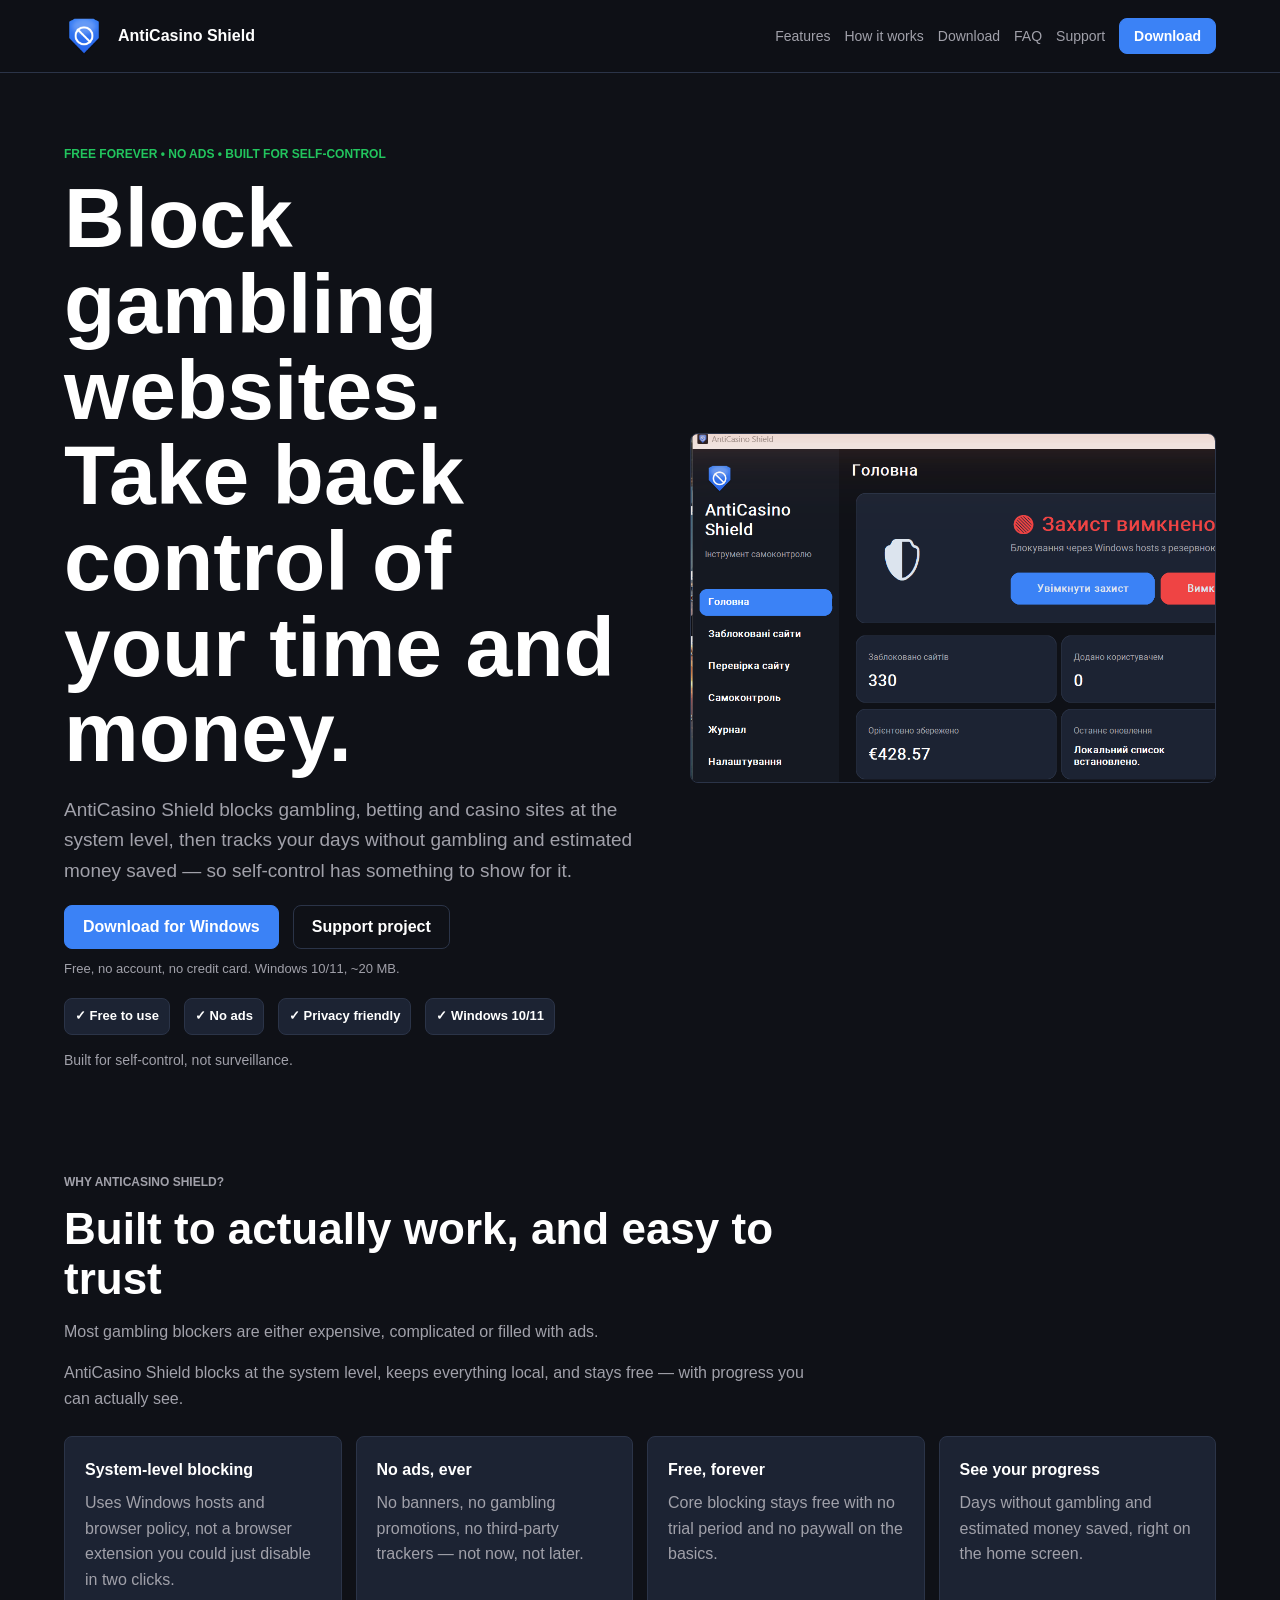
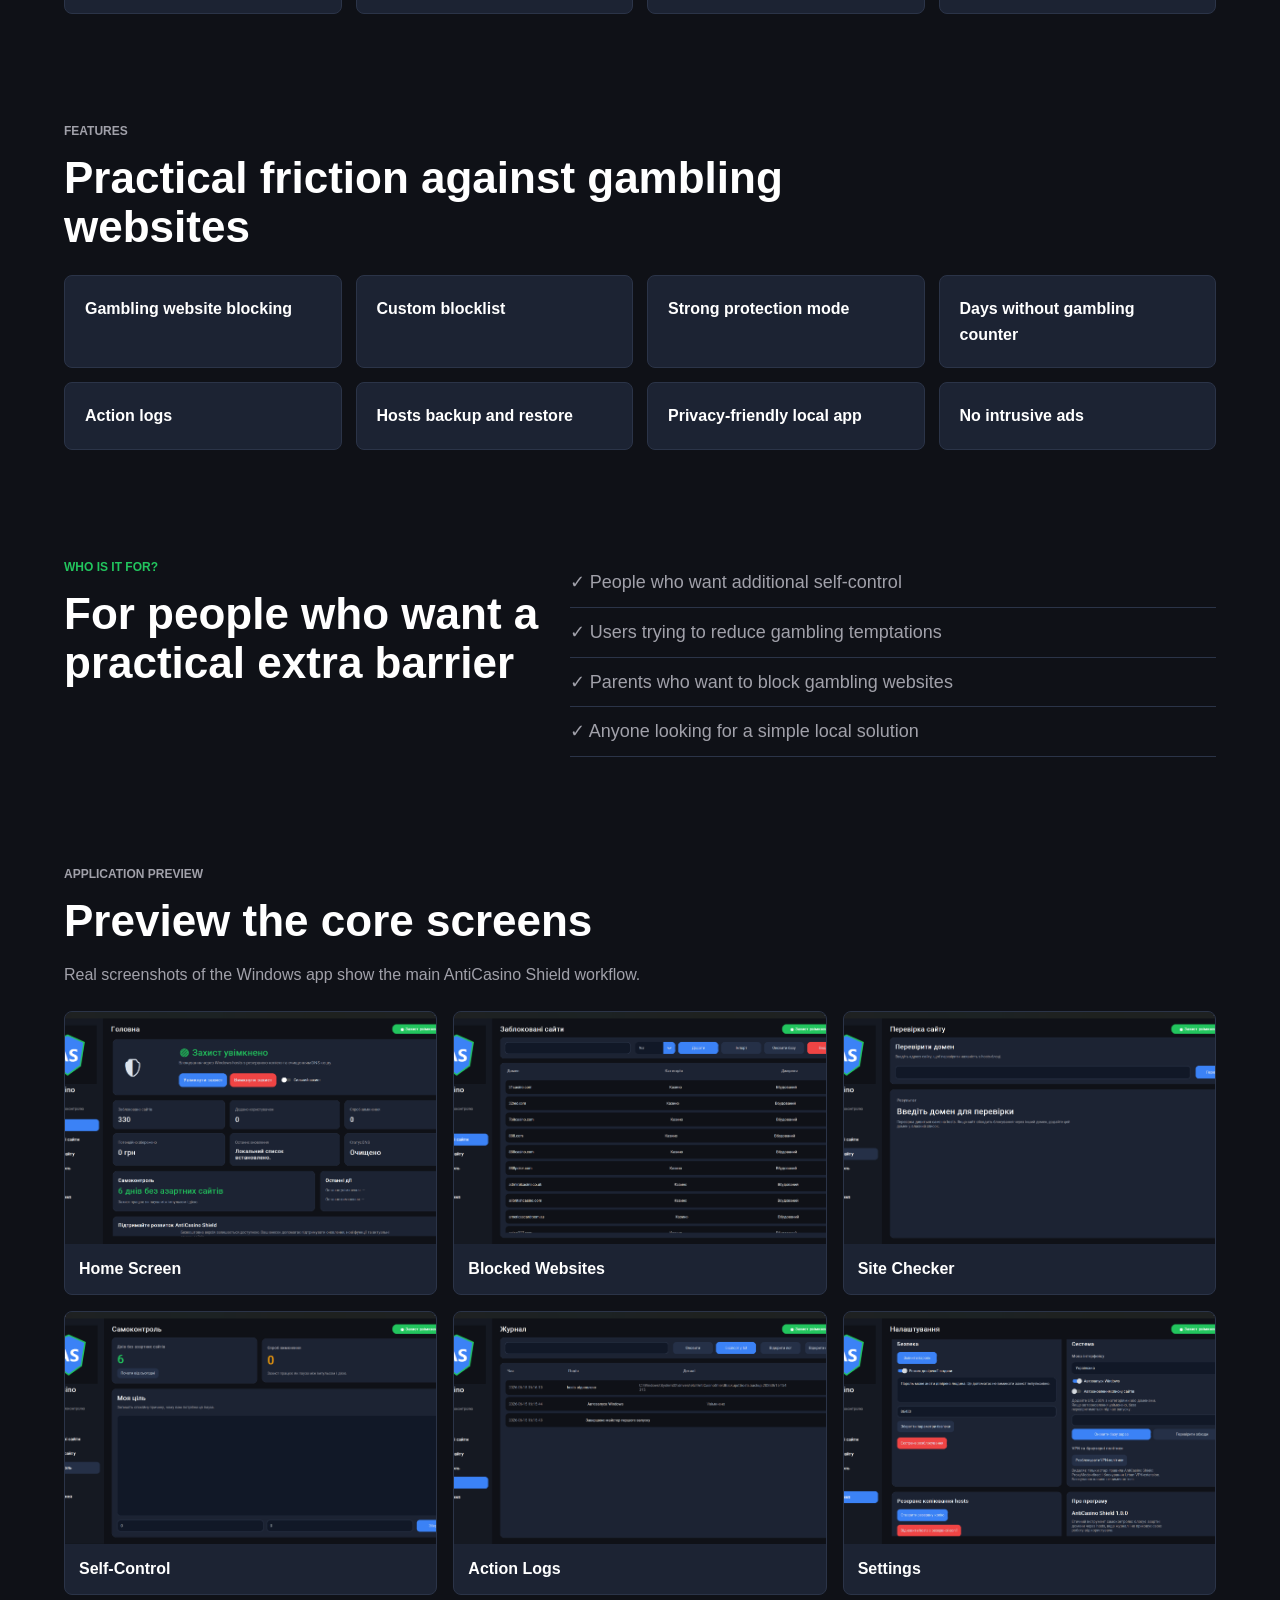
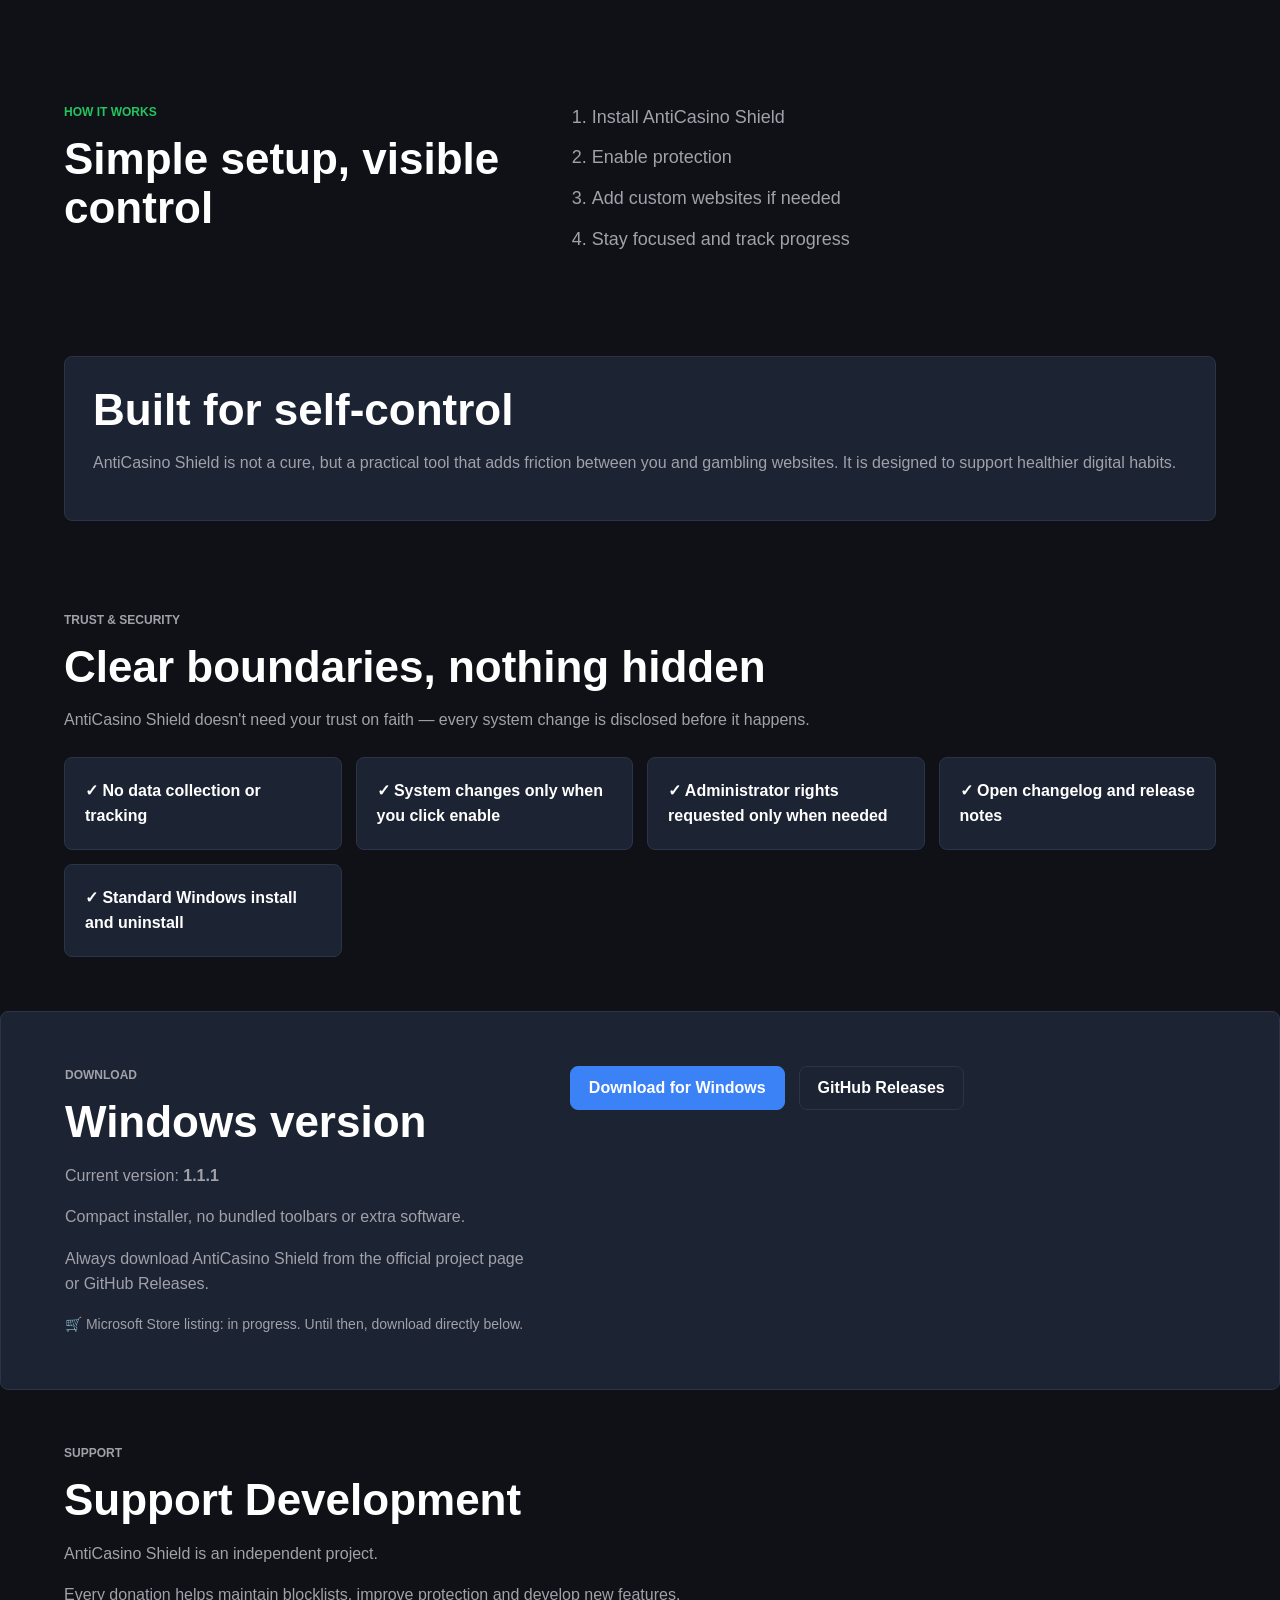
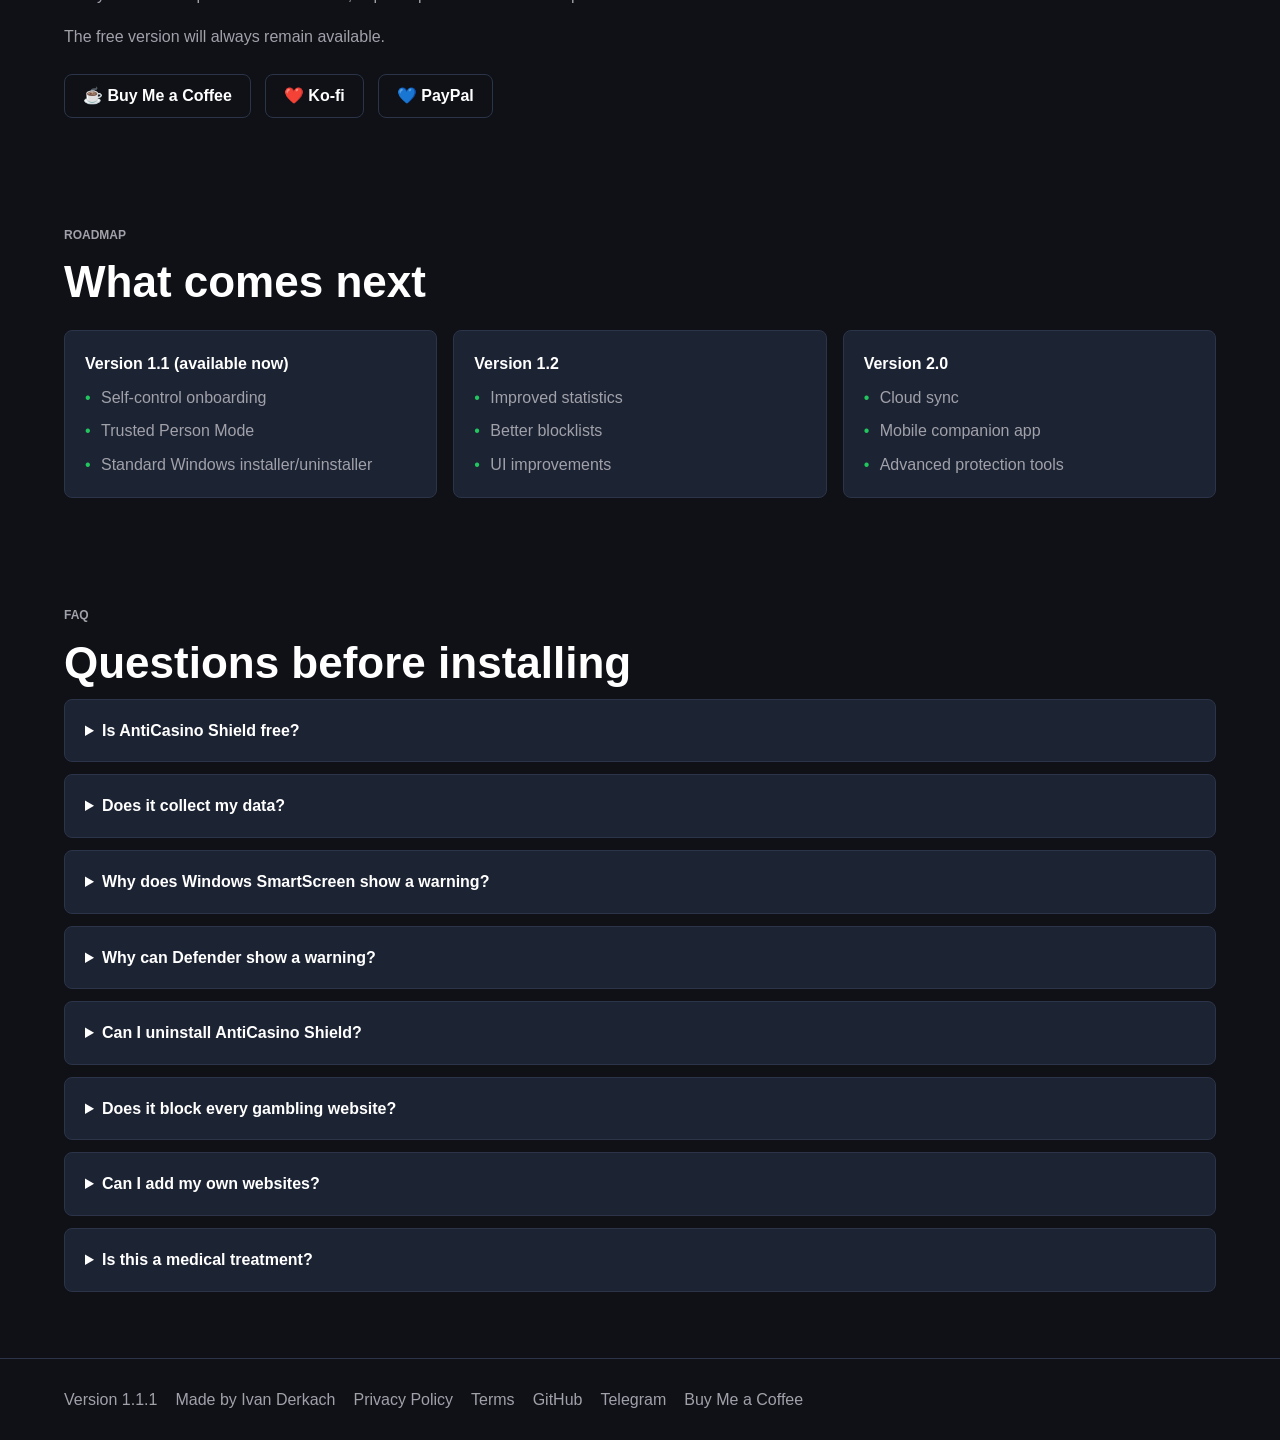
<file: landing/index.html>
<!DOCTYPE html>
<html lang="en">
<head>
  <meta charset="utf-8">
  <meta name="viewport" content="width=device-width, initial-scale=1">
  <title>AntiCasino Shield — Block Gambling Websites on Windows</title>
  <meta name="description" content="Free Windows app that blocks gambling, casino and betting websites, tracks days without gambling and estimated savings, and never runs ads or hidden tracking. No account needed.">
  <meta name="theme-color" content="#0F1117">
  <link rel="canonical" href="https://anticasinoshield.com/">
  <meta property="og:title" content="AntiCasino Shield — Block Gambling Websites on Windows">
  <meta property="og:description" content="A free Windows self-control app for blocking gambling, betting and casino websites. No ads, privacy friendly, built for self-control.">
  <meta property="og:image" content="https://anticasinoshield.com/assets/banner.png">
  <meta property="og:type" content="website">
  <meta property="og:url" content="https://anticasinoshield.com/">
  <meta name="twitter:card" content="summary_large_image">
  <meta name="twitter:title" content="AntiCasino Shield — Block Gambling Websites on Windows">
  <meta name="twitter:description" content="Free Windows self-control app for blocking gambling, betting and casino websites.">
  <meta name="twitter:image" content="https://anticasinoshield.com/assets/banner.png">
  <link rel="icon" href="assets/favicon.ico">
  <link rel="stylesheet" href="styles.css">
  <script type="application/ld+json">
  {
    "@context": "https://schema.org",
    "@type": "SoftwareApplication",
    "name": "AntiCasino Shield",
    "operatingSystem": "Windows 10, Windows 11",
    "applicationCategory": "SecurityApplication",
    "offers": { "@type": "Offer", "price": "0", "priceCurrency": "USD" },
    "description": "Free Windows app that blocks gambling, casino and betting websites and helps track progress toward reducing gambling."
  }
  </script>
</head>
<body>
  <header class="site-header">
    <a class="brand" href="#top" aria-label="AntiCasino Shield home">
      <img src="assets/logo.png" alt="" width="40" height="40">
      <span class="brand-name">AntiCasino Shield</span>
    </a>
    <button class="nav-toggle" type="button" aria-label="Toggle navigation">Menu</button>
    <nav class="nav">
      <a href="#features">Features</a>
      <a href="#how">How it works</a>
      <a href="#download">Download</a>
      <a href="#faq">FAQ</a>
      <a href="#support">Support</a>
      <a class="button small" href="#download">Download</a>
    </nav>
  </header>

  <main id="top">
    <section class="hero">
      <div class="hero-copy">
        <p class="eyebrow">Free forever • No ads • Built for self-control</p>
        <h1>Block gambling websites.<br>Take back control of your time and money.</h1>
        <p class="subtitle">AntiCasino Shield blocks gambling, betting and casino sites at the system level, then tracks your days without gambling and estimated money saved — so self-control has something to show for it.</p>
        <div class="actions">
          <a class="button js-download-link" href="https://github.com/S3rvr/AntiCasino-Shield/releases/download/v1.1.1/AntiCasinoShield_Setup_v1.1.1.exe">Download for Windows</a>
          <a class="button secondary" href="#support">Support project</a>
        </div>
        <p class="cta-note">Free, no account, no credit card. Windows 10/11, ~20 MB.</p>
        <div class="trust-badges" role="group" aria-label="Product trust badges">
          <span>✓ Free to use</span>
          <span>✓ No ads</span>
          <span>✓ Privacy friendly</span>
          <span>✓ Windows 10/11</span>
        </div>
        <p class="trust-note">Built for self-control, not surveillance.</p>
      </div>
      <div class="hero-media">
        <img src="assets/app-screenshot.png" alt="AntiCasino Shield home screen showing protection status, blocked site count and days without gambling">
      </div>
    </section>

    <section id="why" class="section">
      <div class="section-heading">
        <p class="eyebrow">Why AntiCasino Shield?</p>
        <h2>Built to actually work, and easy to trust</h2>
        <p>Most gambling blockers are either expensive, complicated or filled with ads.</p>
        <p>AntiCasino Shield blocks at the system level, keeps everything local, and stays free — with progress you can actually see.</p>
      </div>
      <div class="grid">
        <article><strong>System-level blocking</strong><span>Uses Windows hosts and browser policy, not a browser extension you could just disable in two clicks.</span></article>
        <article><strong>No ads, ever</strong><span>No banners, no gambling promotions, no third-party trackers — not now, not later.</span></article>
        <article><strong>Free, forever</strong><span>Core blocking stays free with no trial period and no paywall on the basics.</span></article>
        <article><strong>See your progress</strong><span>Days without gambling and estimated money saved, right on the home screen.</span></article>
      </div>
    </section>

    <section id="features" class="section">
      <div class="section-heading">
        <p class="eyebrow">Features</p>
        <h2>Practical friction against gambling websites</h2>
      </div>
      <div class="grid">
        <article>Gambling website blocking</article>
        <article>Custom blocklist</article>
        <article>Strong protection mode</article>
        <article>Days without gambling counter</article>
        <article>Action logs</article>
        <article>Hosts backup and restore</article>
        <article>Privacy-friendly local app</article>
        <article>No intrusive ads</article>
      </div>
    </section>

    <section id="who" class="section split">
      <div>
        <p class="eyebrow">Who is it for?</p>
        <h2>For people who want a practical extra barrier</h2>
      </div>
      <ul class="check-list">
        <li>✓ People who want additional self-control</li>
        <li>✓ Users trying to reduce gambling temptations</li>
        <li>✓ Parents who want to block gambling websites</li>
        <li>✓ Anyone looking for a simple local solution</li>
      </ul>
    </section>

    <section id="screenshots" class="section">
      <div class="section-heading">
        <p class="eyebrow">Application Preview</p>
        <h2>Preview the core screens</h2>
        <p>Real screenshots of the Windows app show the main AntiCasino Shield workflow.</p>
      </div>
      <div class="screenshots-grid">
        <figure><img src="assets/screenshot-home.png" alt="Home screen preview"><figcaption>Home Screen</figcaption></figure>
        <figure><img src="assets/screenshot-blocked-websites.png" alt="Blocked websites preview"><figcaption>Blocked Websites</figcaption></figure>
        <figure><img src="assets/screenshot-site-checker.png" alt="Site checker preview"><figcaption>Site Checker</figcaption></figure>
        <figure><img src="assets/screenshot-self-control.png" alt="Self-control preview"><figcaption>Self-Control</figcaption></figure>
        <figure><img src="assets/screenshot-logs.png" alt="Action logs preview"><figcaption>Action Logs</figcaption></figure>
        <figure><img src="assets/screenshot-settings.png" alt="Settings preview"><figcaption>Settings</figcaption></figure>
      </div>
    </section>

    <section id="how" class="section split">
      <div>
        <p class="eyebrow">How it works</p>
        <h2>Simple setup, visible control</h2>
      </div>
      <ol class="steps">
        <li>Install AntiCasino Shield</li>
        <li>Enable protection</li>
        <li>Add custom websites if needed</li>
        <li>Stay focused and track progress</li>
      </ol>
    </section>

    <section class="section callout">
      <h2>Built for self-control</h2>
      <p>AntiCasino Shield is not a cure, but a practical tool that adds friction between you and gambling websites. It is designed to support healthier digital habits.</p>
    </section>

    <section id="transparency" class="section">
      <div class="section-heading">
        <p class="eyebrow">Trust &amp; Security</p>
        <h2>Clear boundaries, nothing hidden</h2>
        <p>AntiCasino Shield doesn't need your trust on faith — every system change is disclosed before it happens.</p>
      </div>
      <div class="grid">
        <article>✓ No data collection or tracking</article>
        <article>✓ System changes only when you click enable</article>
        <article>✓ Administrator rights requested only when needed</article>
        <article>✓ Open changelog and release notes</article>
        <article>✓ Standard Windows install and uninstall</article>
      </div>
    </section>

    <section id="download" class="section download">
      <div>
        <p class="eyebrow">Download</p>
        <h2>Windows version</h2>
        <p>Current version: <strong>1.1.1</strong></p>
        <p>Compact installer, no bundled toolbars or extra software.</p>
        <p class="download-note">Always download AntiCasino Shield from the official project page or GitHub Releases.</p>
        <p class="store-note">🛒 Microsoft Store listing: in progress. Until then, download directly below.</p>
      </div>
      <div class="actions">
        <a class="button js-download-link" href="https://github.com/S3rvr/AntiCasino-Shield/releases">Download for Windows</a>
        <a class="button secondary js-github-releases-link" href="https://github.com/S3rvr/AntiCasino-Shield/releases">GitHub Releases</a>
      </div>
    </section>

    <section id="support" class="section">
      <div class="section-heading">
        <p class="eyebrow">Support</p>
        <h2>Support Development</h2>
        <p>AntiCasino Shield is an independent project.</p>
        <p>Every donation helps maintain blocklists, improve protection and develop new features.</p>
        <p>The free version will always remain available.</p>
      </div>
      <div class="support-links">
        <a class="button secondary js-bmac-link" href="https://buymeacoffee.com/ivanderkach">☕ Buy Me a Coffee</a>
        <a class="button secondary js-kofi-link" href="https://ko-fi.com/ivanderkach">❤️ Ko-fi</a>
        <a class="button secondary js-paypal-link" href="https://paypal.me/ivanderkach">💙 PayPal</a>
      </div>
    </section>

    <section id="roadmap" class="section">
      <div class="section-heading">
        <p class="eyebrow">Roadmap</p>
        <h2>What comes next</h2>
      </div>
      <div class="roadmap-grid">
        <article><strong>Version 1.1 (available now)</strong><span>Self-control onboarding</span><span>Trusted Person Mode</span><span>Standard Windows installer/uninstaller</span></article>
        <article><strong>Version 1.2</strong><span>Improved statistics</span><span>Better blocklists</span><span>UI improvements</span></article>
        <article><strong>Version 2.0</strong><span>Cloud sync</span><span>Mobile companion app</span><span>Advanced protection tools</span></article>
      </div>
    </section>

    <section id="faq" class="section faq">
      <p class="eyebrow">FAQ</p>
      <h2>Questions before installing</h2>
      <details><summary>Is AntiCasino Shield free?</summary><p>Yes. Core blocking is free, and support is voluntary.</p></details>
      <details><summary>Does it collect my data?</summary><p>No. The app works locally and does not send browser history or personal data to a server.</p></details>
      <details><summary>Why does Windows SmartScreen show a warning?</summary><p>AntiCasino Shield is a new application and may not yet have a digital code signature. Always download it from the official project page.</p></details>
      <details><summary>Why can Defender show a warning?</summary><p>New unsigned Windows applications may trigger extra caution from Defender or SmartScreen. This does not automatically mean the file is unsafe, but you should only download it from the official project page or GitHub Releases.</p></details>
      <details><summary>Can I uninstall AntiCasino Shield?</summary><p>Yes. You can remove the application and restore the hosts file at any time.</p></details>
      <details><summary>Does it block every gambling website?</summary><p>No blocker can guarantee 100% coverage. You can add your own websites to the custom blocklist.</p></details>
      <details><summary>Can I add my own websites?</summary><p>Yes. Use the custom blocklist inside the app.</p></details>
      <details><summary>Is this a medical treatment?</summary><p>AntiCasino Shield is not medical or psychological treatment. If gambling is seriously affecting your life, consider contacting professional support services in your country.</p></details>
    </section>
  </main>

  <footer class="footer">
    <span>Version 1.1.1</span>
    <span>Made by Ivan Derkach</span>
    <a href="privacy.html">Privacy Policy</a>
    <a href="terms.html">Terms</a>
    <a class="js-github-link" href="https://github.com/S3rvr/AntiCasino-Shield">GitHub</a>
    <a class="js-telegram-link" href="https://t.me/AntiCasinoShield">Telegram</a>
    <a class="js-bmac-link" href="https://buymeacoffee.com/ivanderkach">Buy Me a Coffee</a>
  </footer>

  <script src="script.js"></script>
</body>
</html>
</file>
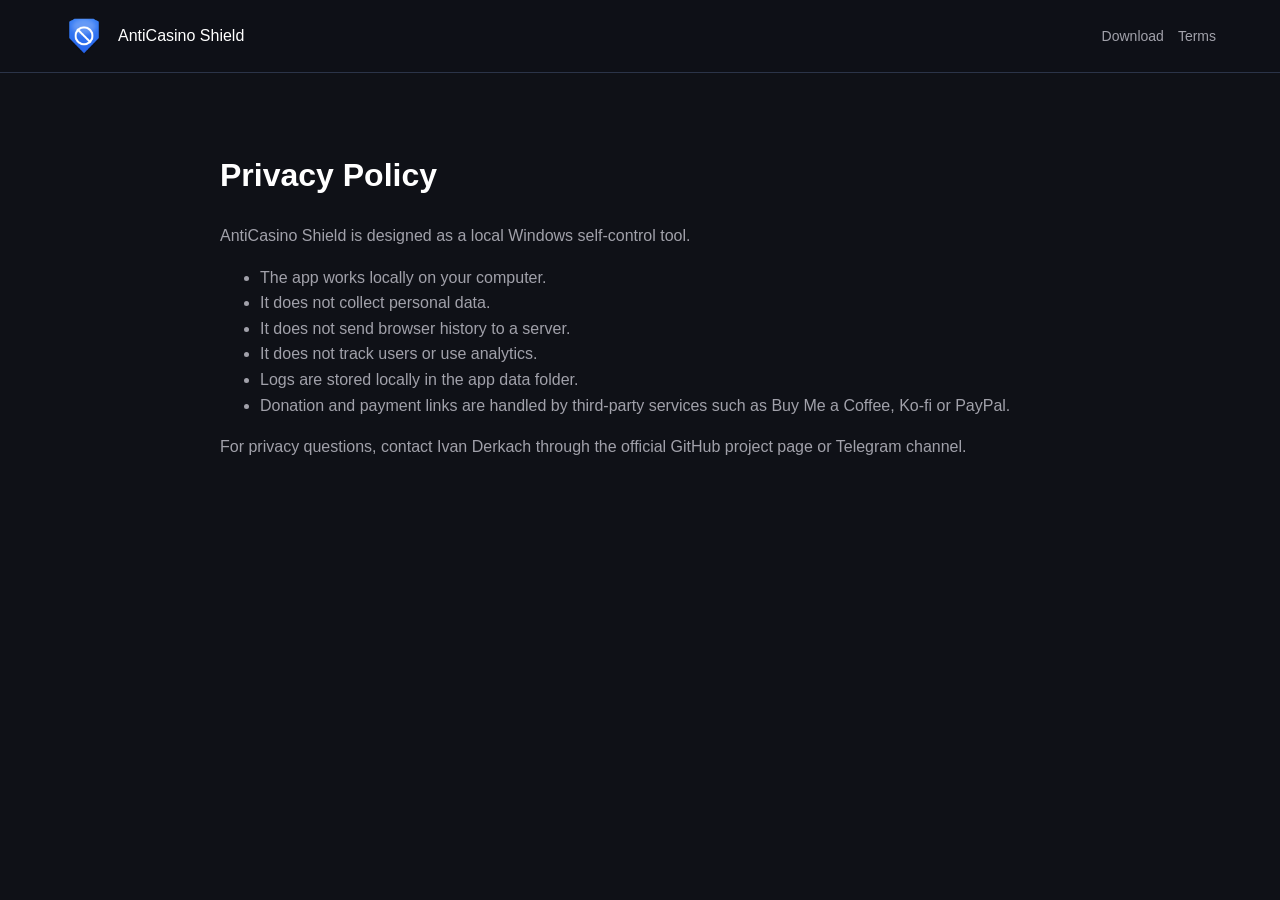
<file: landing/privacy.html>
<!DOCTYPE html>
<html lang="en">
<head>
  <meta charset="utf-8">
  <meta name="viewport" content="width=device-width, initial-scale=1">
  <title>Privacy Policy - AntiCasino Shield</title>
  <meta name="description" content="AntiCasino Shield privacy policy. The app works locally and does not track users or collect browser history.">
  <meta name="theme-color" content="#0F1117">
  <link rel="icon" href="assets/favicon.ico">
  <link rel="stylesheet" href="styles.css">
</head>
<body>
  <header class="site-header">
    <a class="brand" href="index.html"><img src="assets/logo.png" alt="" width="40" height="40"><span>AntiCasino Shield</span></a>
    <nav class="nav"><a href="index.html#download">Download</a><a href="terms.html">Terms</a></nav>
  </header>
  <main class="legal">
    <h1>Privacy Policy</h1>
    <p>AntiCasino Shield is designed as a local Windows self-control tool.</p>
    <ul>
      <li>The app works locally on your computer.</li>
      <li>It does not collect personal data.</li>
      <li>It does not send browser history to a server.</li>
      <li>It does not track users or use analytics.</li>
      <li>Logs are stored locally in the app data folder.</li>
      <li>Donation and payment links are handled by third-party services such as Buy Me a Coffee, Ko-fi or PayPal.</li>
    </ul>
    <p>For privacy questions, contact Ivan Derkach through the official GitHub project page or Telegram channel.</p>
  </main>
</body>
</html>
</file>
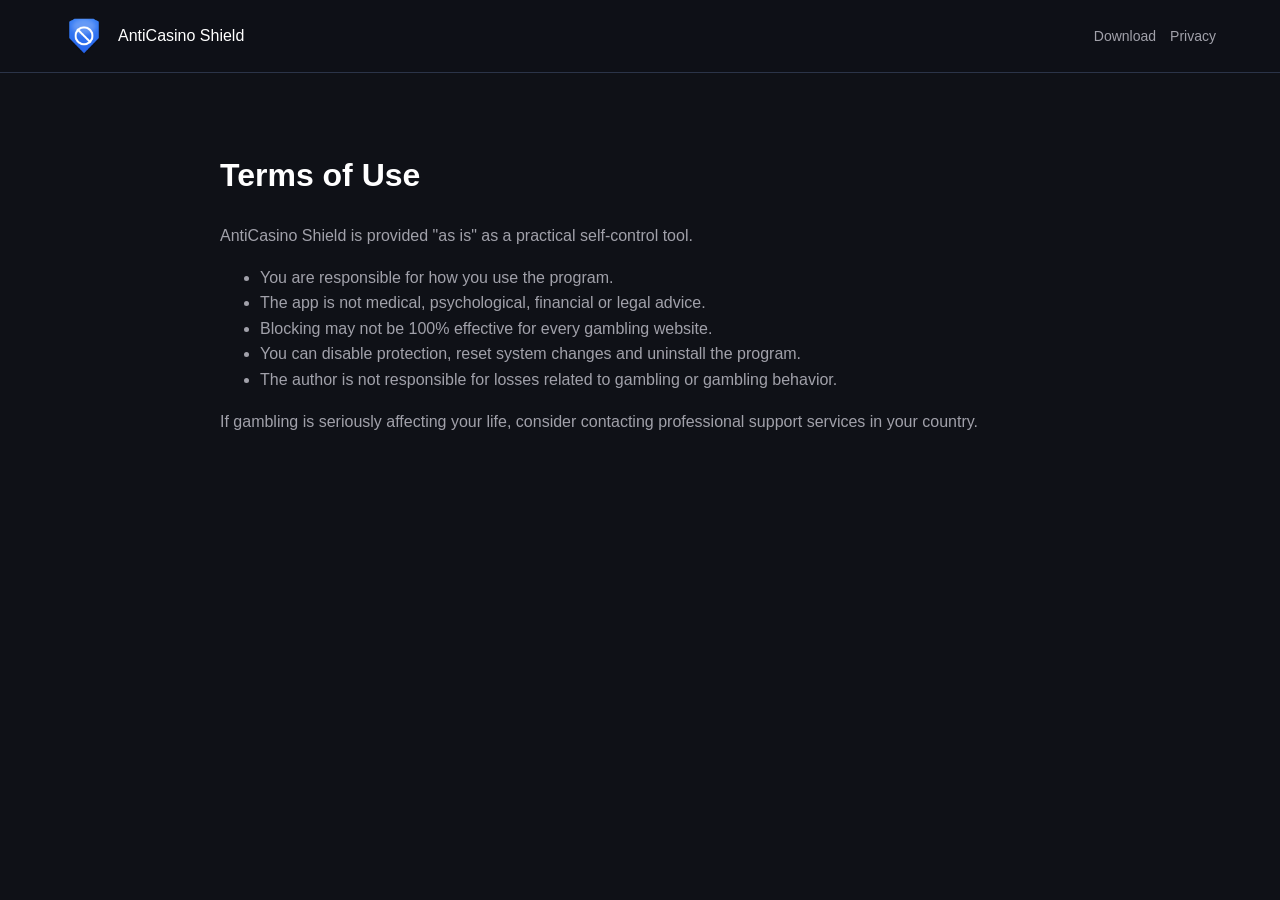
<file: landing/terms.html>
<!DOCTYPE html>
<html lang="en">
<head>
  <meta charset="utf-8">
  <meta name="viewport" content="width=device-width, initial-scale=1">
  <title>Terms of Use - AntiCasino Shield</title>
  <meta name="description" content="AntiCasino Shield terms of use. The application is provided as is as a self-control tool.">
  <meta name="theme-color" content="#0F1117">
  <link rel="icon" href="assets/favicon.ico">
  <link rel="stylesheet" href="styles.css">
</head>
<body>
  <header class="site-header">
    <a class="brand" href="index.html"><img src="assets/logo.png" alt="" width="40" height="40"><span>AntiCasino Shield</span></a>
    <nav class="nav"><a href="index.html#download">Download</a><a href="privacy.html">Privacy</a></nav>
  </header>
  <main class="legal">
    <h1>Terms of Use</h1>
    <p>AntiCasino Shield is provided "as is" as a practical self-control tool.</p>
    <ul>
      <li>You are responsible for how you use the program.</li>
      <li>The app is not medical, psychological, financial or legal advice.</li>
      <li>Blocking may not be 100% effective for every gambling website.</li>
      <li>You can disable protection, reset system changes and uninstall the program.</li>
      <li>The author is not responsible for losses related to gambling or gambling behavior.</li>
    </ul>
    <p>If gambling is seriously affecting your life, consider contacting professional support services in your country.</p>
  </main>
</body>
</html>
</file>
<file: landing/styles.css>
:root {
  --bg: #0F1117;
  --sidebar: #151922;
  --card: #1C2333;
  --blue: #3B82F6;
  --green: #22C55E;
  --red: #EF4444;
  --text: #FFFFFF;
  --muted: #A1A1AA;
  --line: #2B3448;
}

* { box-sizing: border-box; }
html { scroll-behavior: smooth; }
body {
  margin: 0;
  font-family: Inter, Segoe UI, Arial, sans-serif;
  background: var(--bg);
  color: var(--text);
  line-height: 1.6;
}
a { color: inherit; text-decoration: none; }
article {
  padding: 20px;
  color: var(--text);
  font-weight: 700;
}
article span {
  display: block;
  margin-top: 8px;
  color: var(--muted);
  font-weight: 500;
}

.site-header {
  position: sticky;
  top: 0;
  z-index: 10;
  display: flex;
  align-items: center;
  justify-content: space-between;
  padding: 16px clamp(20px, 5vw, 72px);
  background: rgba(15, 17, 23, 0.92);
  border-bottom: 1px solid var(--line);
}
.brand, .nav, .actions, .support-links, .trust-badges {
  display: flex;
  align-items: center;
  gap: 14px;
}
.brand-name { font-weight: 800; }
.brand img { border-radius: 8px; }
.nav a { color: var(--muted); font-size: 14px; }
.nav a:hover { color: var(--text); }
.nav-toggle { display: none; }

.button {
  display: inline-flex;
  align-items: center;
  justify-content: center;
  min-height: 44px;
  padding: 0 18px;
  border-radius: 8px;
  background: var(--blue);
  color: white;
  font-weight: 700;
  border: 1px solid var(--blue);
}
.button.secondary {
  background: transparent;
  border-color: var(--line);
  color: var(--text);
}
.button.small { min-height: 36px; padding: 0 14px; color: white; }

.hero {
  display: grid;
  grid-template-columns: minmax(0, 1fr) minmax(320px, 0.9fr);
  gap: 42px;
  align-items: center;
  padding: 72px clamp(20px, 5vw, 72px) 48px;
}
.hero h1 {
  max-width: 760px;
  margin: 0;
  font-size: clamp(44px, 7vw, 84px);
  line-height: 1.02;
  letter-spacing: 0;
}
.subtitle {
  max-width: 690px;
  color: var(--muted);
  font-size: 19px;
}
.trust-badges {
  flex-wrap: wrap;
  margin-top: 18px;
}
.trust-badges span {
  color: var(--text);
  background: var(--card);
  border: 1px solid var(--line);
  border-radius: 8px;
  padding: 7px 10px;
  font-size: 13px;
  font-weight: 700;
}
.trust-note {
  color: var(--muted);
  margin: 14px 0 0;
  font-size: 14px;
}
.cta-note {
  color: var(--muted);
  margin: 10px 0 0;
  font-size: 13px;
}
.store-note {
  color: var(--muted);
  margin: 10px 0 0;
  font-size: 14px;
}
.eyebrow {
  margin: 0 0 12px;
  color: var(--green);
  font-weight: 800;
  text-transform: uppercase;
  font-size: 12px;
}
.hero-media img, .callout, .download, article, details {
  border: 1px solid var(--line);
  background: var(--card);
  border-radius: 8px;
}
.hero-media img { width: 100%; display: block; }

.section { padding: 54px clamp(20px, 5vw, 72px); }
.section-heading { max-width: 760px; margin-bottom: 24px; }
h2 { margin: 0 0 12px; font-size: clamp(28px, 4vw, 44px); line-height: 1.12; }
.grid {
  display: grid;
  grid-template-columns: repeat(4, minmax(0, 1fr));
  gap: 14px;
}
.split, .download {
  display: grid;
  grid-template-columns: 0.85fr 1.15fr;
  gap: 28px;
  align-items: start;
}
.steps {
  margin: 0;
  padding-left: 22px;
  color: var(--muted);
  font-size: 18px;
}
.steps li { margin-bottom: 12px; }
.check-list {
  margin: 0;
  padding: 0;
  list-style: none;
  color: var(--muted);
  font-size: 18px;
}
.check-list li {
  padding: 10px 0;
  border-bottom: 1px solid var(--line);
}
.screenshots-grid, .roadmap-grid {
  display: grid;
  grid-template-columns: repeat(3, minmax(0, 1fr));
  gap: 16px;
}
.screenshots-grid figure {
  margin: 0;
  border: 1px solid var(--line);
  background: var(--card);
  border-radius: 8px;
  overflow: hidden;
}
.screenshots-grid img {
  display: block;
  width: 100%;
  aspect-ratio: 16 / 10;
  object-fit: cover;
}
.screenshots-grid figcaption {
  padding: 12px 14px;
  color: var(--text);
  font-weight: 800;
}
.roadmap-grid {
  grid-template-columns: repeat(3, minmax(0, 1fr));
}
.roadmap-grid article span {
  padding-left: 16px;
  position: relative;
}
.roadmap-grid article span::before {
  content: "•";
  position: absolute;
  left: 0;
  color: var(--green);
}
.callout { margin: 36px clamp(20px, 5vw, 72px); padding: 28px; }
.callout p, .section-heading p, .download p, .download-note { color: var(--muted); }
.support-links { flex-wrap: wrap; }
.faq details { padding: 18px 20px; margin-bottom: 12px; }
.faq summary { cursor: pointer; font-weight: 800; }
.faq p { color: var(--muted); }
.footer {
  display: flex;
  flex-wrap: wrap;
  gap: 18px;
  padding: 28px clamp(20px, 5vw, 72px);
  border-top: 1px solid var(--line);
  color: var(--muted);
}

.legal {
  max-width: 880px;
  margin: 0 auto;
  padding: 56px 20px;
}
.legal p, .legal li { color: var(--muted); }

@media (max-width: 900px) {
  .nav {
    display: none;
    position: absolute;
    left: 20px;
    right: 20px;
    top: 72px;
    flex-direction: column;
    align-items: stretch;
    padding: 18px;
    background: var(--sidebar);
    border: 1px solid var(--line);
    border-radius: 8px;
  }
  .nav.open { display: flex; }
  .nav-toggle {
    display: inline-flex;
    background: var(--card);
    border: 1px solid var(--line);
    color: var(--text);
    border-radius: 8px;
    min-height: 38px;
    padding: 0 12px;
  }
  .hero, .split, .download { grid-template-columns: 1fr; }
  .grid { grid-template-columns: repeat(2, minmax(0, 1fr)); }
  .screenshots-grid, .roadmap-grid { grid-template-columns: repeat(2, minmax(0, 1fr)); }
}

@media (max-width: 560px) {
  .grid, .screenshots-grid, .roadmap-grid { grid-template-columns: 1fr; }
  .actions { flex-direction: column; align-items: stretch; }
  .trust-badges { align-items: stretch; }
  .trust-badges span { width: 100%; }
}
</file>
